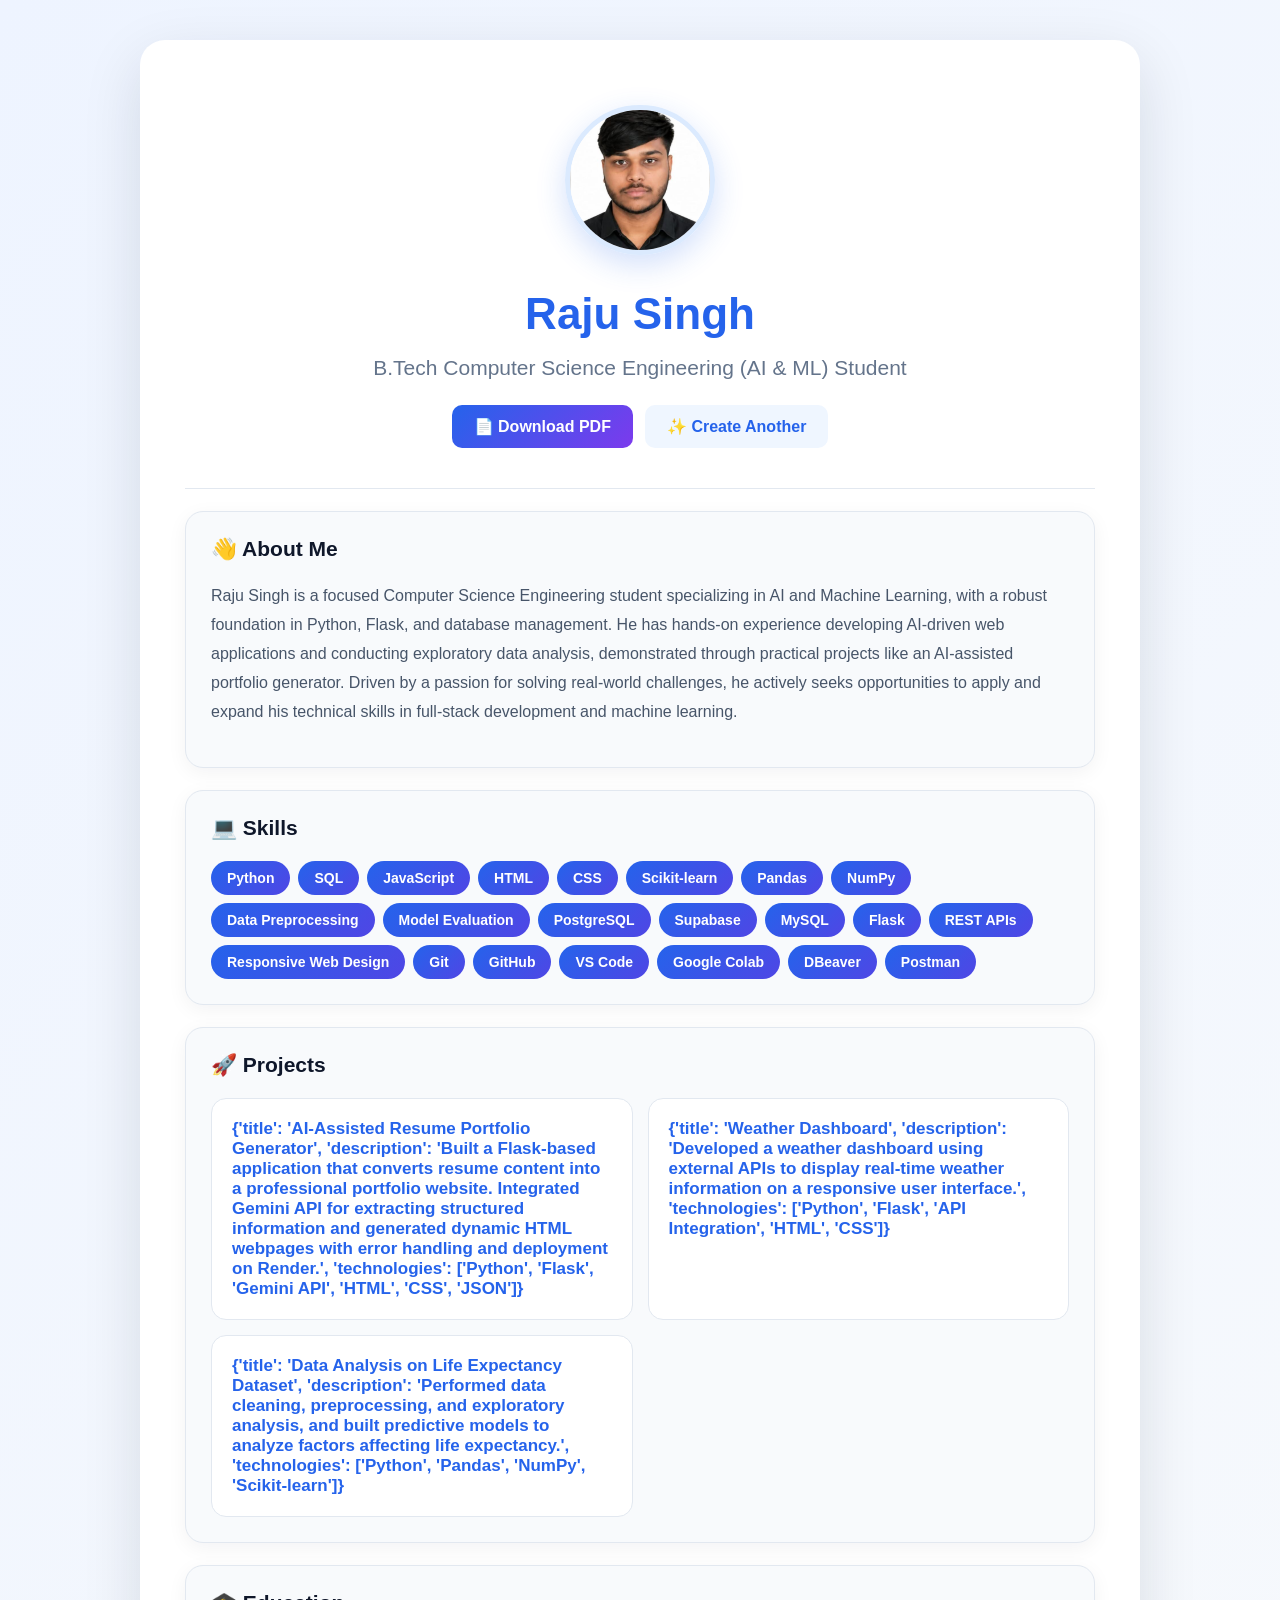
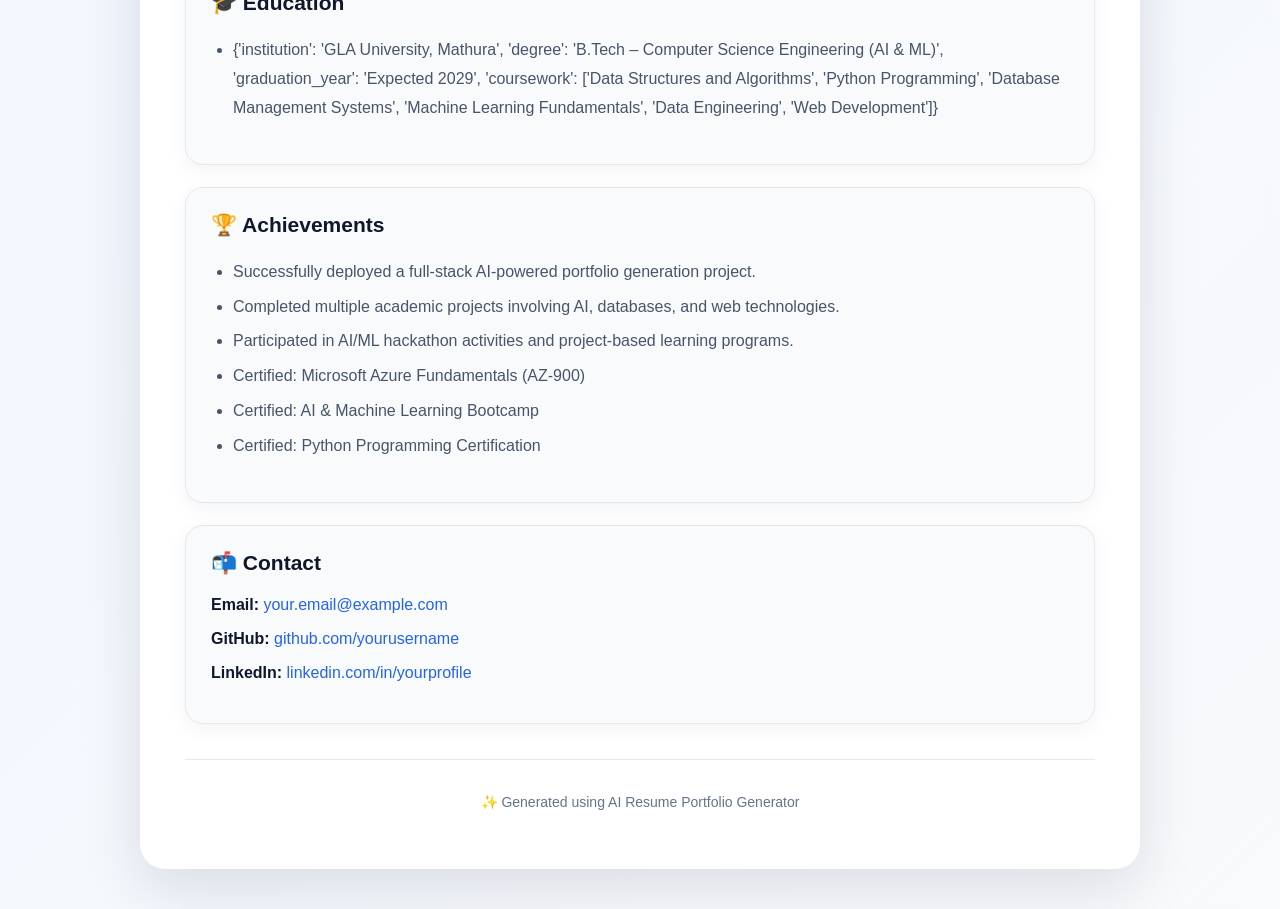
<file: templates/portfolio.html>
<!DOCTYPE html>
<html lang="en">

<head>

    <meta charset="UTF-8">

    <meta name="viewport"
          content="width=device-width, initial-scale=1.0">

    <title>Raju Singh - Portfolio</title>

    <link rel="stylesheet"
          href="/static/style.css">

</head>

<body class="{{theme}}">

<div class="container">

    <!-- HERO SECTION -->

    <div class="hero">

        <img
            src="/static/profile.jpg"
            class="profile"
            alt="Profile Photo"
        >

        <h1>Raju Singh</h1>

        <h2>B.Tech Computer Science Engineering (AI & ML) Student</h2>

        <div class="hero-buttons">

            <a
                href="/download"
                class="download-btn"
            >
                📄 Download PDF
            </a>

            <a
                href="/"
                class="create-btn"
            >
                ✨ Create Another
            </a>

        </div>

    </div>


    <!-- ABOUT -->

    <div class="card">

        <h3>👋 About Me</h3>

        <p class="summary">
            Raju Singh is a focused Computer Science Engineering student specializing in AI and Machine Learning, with a robust foundation in Python, Flask, and database management. He has hands-on experience developing AI-driven web applications and conducting exploratory data analysis, demonstrated through practical projects like an AI-assisted portfolio generator. Driven by a passion for solving real-world challenges, he actively seeks opportunities to apply and expand his technical skills in full-stack development and machine learning.
        </p>

    </div>


    <!-- SKILLS -->

    <div class="card">

        <h3>💻 Skills</h3>

        <div class="skills-container">

            <span class="skill">Python</span><span class="skill">SQL</span><span class="skill">JavaScript</span><span class="skill">HTML</span><span class="skill">CSS</span><span class="skill">Scikit-learn</span><span class="skill">Pandas</span><span class="skill">NumPy</span><span class="skill">Data Preprocessing</span><span class="skill">Model Evaluation</span><span class="skill">PostgreSQL</span><span class="skill">Supabase</span><span class="skill">MySQL</span><span class="skill">Flask</span><span class="skill">REST APIs</span><span class="skill">Responsive Web Design</span><span class="skill">Git</span><span class="skill">GitHub</span><span class="skill">VS Code</span><span class="skill">Google Colab</span><span class="skill">DBeaver</span><span class="skill">Postman</span>

        </div>

    </div>


    <!-- PROJECTS -->

    <div class="card">

        <h3>🚀 Projects</h3>

        <div class="projects-container">

            
    <div class="project-card">
        <h4>{'title': 'AI-Assisted Resume Portfolio Generator', 'description': 'Built a Flask-based application that converts resume content into a professional portfolio website. Integrated Gemini API for extracting structured information and generated dynamic HTML webpages with error handling and deployment on Render.', 'technologies': ['Python', 'Flask', 'Gemini API', 'HTML', 'CSS', 'JSON']}</h4>
    </div>
    
    <div class="project-card">
        <h4>{'title': 'Weather Dashboard', 'description': 'Developed a weather dashboard using external APIs to display real-time weather information on a responsive user interface.', 'technologies': ['Python', 'Flask', 'API Integration', 'HTML', 'CSS']}</h4>
    </div>
    
    <div class="project-card">
        <h4>{'title': 'Data Analysis on Life Expectancy Dataset', 'description': 'Performed data cleaning, preprocessing, and exploratory analysis, and built predictive models to analyze factors affecting life expectancy.', 'technologies': ['Python', 'Pandas', 'NumPy', 'Scikit-learn']}</h4>
    </div>
    

        </div>

    </div>


    <!-- EDUCATION -->

    <div class="card">

        <h3>🎓 Education</h3>

        <ul><li>{'institution': 'GLA University, Mathura', 'degree': 'B.Tech – Computer Science Engineering (AI & ML)', 'graduation_year': 'Expected 2029', 'coursework': ['Data Structures and Algorithms', 'Python Programming', 'Database Management Systems', 'Machine Learning Fundamentals', 'Data Engineering', 'Web Development']}</li></ul>

    </div>


    <!-- ACHIEVEMENTS -->

    <div class="card">

        <h3>🏆 Achievements</h3>

        <ul><li>Successfully deployed a full-stack AI-powered portfolio generation project.</li><li>Completed multiple academic projects involving AI, databases, and web technologies.</li><li>Participated in AI/ML hackathon activities and project-based learning programs.</li><li>Certified: Microsoft Azure Fundamentals (AZ-900)</li><li>Certified: AI & Machine Learning Bootcamp</li><li>Certified: Python Programming Certification</li></ul>

    </div>


    <!-- CONTACT -->

    <div class="card">

        <h3>📬 Contact</h3>

        
<p>
    <strong>Email:</strong>
    <a href="mailto:your.email@example.com">
        your.email@example.com
    </a>
</p>

<p>
    <strong>GitHub:</strong>
    <a href="https://github.com/yourusername" target="_blank">
        github.com/yourusername
    </a>
</p>

<p>
    <strong>LinkedIn:</strong>
    <a href="https://linkedin.com/in/yourprofile" target="_blank">
        linkedin.com/in/yourprofile
    </a>
</p>


    </div>


    <!-- FOOTER -->

    <footer>

        <p>
            ✨ Generated using AI Resume Portfolio Generator
        </p>

    </footer>

</div>

</body>

</html>
</file>
<file: static/style.css>
/* =========================================
   GLOBAL
========================================= */

* {
    box-sizing: border-box;
}

body {

    font-family:
        Arial,
        Helvetica,
        sans-serif;

    background:
        linear-gradient(
            135deg,
            #eef4ff,
            #f8fafc
        );

    margin: 0;

    padding: 40px 20px;

    color: #0f172a;
}


/* =========================================
   MAIN CONTAINER
========================================= */

.container {

    max-width: 1000px;

    margin: auto;

    background: white;

    padding: 45px;

    border-radius: 25px;

    box-shadow:
        0 20px 60px
        rgba(15, 23, 42, 0.12);
}


/* =========================================
   HERO
========================================= */

.hero {

    text-align: center;

    padding: 20px 20px 40px;

    border-bottom:
        1px solid #e2e8f0;
}


.profile {

    width: 150px;

    height: 150px;

    border-radius: 50%;

    object-fit: cover;

    border:
        5px solid #dbeafe;

    box-shadow:
        0 10px 30px
        rgba(37, 99, 235, 0.2);

    margin-bottom: 20px;
}


.hero h1 {

    font-size: 44px;

    margin: 10px 0;

    color: #2563eb;
}


.hero h2 {

    font-size: 21px;

    font-weight: normal;

    color: #64748b;

    margin-bottom: 25px;
}


/* =========================================
   BUTTONS
========================================= */

.hero-buttons {

    display: flex;

    justify-content: center;

    gap: 12px;

    flex-wrap: wrap;
}


.download-btn {

    display: inline-block;

    background:
        linear-gradient(
            135deg,
            #2563eb,
            #7c3aed
        );

    color: white;

    padding: 12px 22px;

    border-radius: 10px;

    text-decoration: none;

    font-weight: bold;

    transition: 0.3s;
}


.download-btn:hover {

    transform: translateY(-2px);

    box-shadow:
        0 8px 20px
        rgba(37, 99, 235, 0.25);
}


.create-btn {

    display: inline-block;

    background: #eff6ff;

    color: #2563eb;

    padding: 12px 22px;

    border-radius: 10px;

    text-decoration: none;

    font-weight: bold;
}


.create-btn:hover {

    background: #dbeafe;
}


/* =========================================
   CARDS
========================================= */

.card {

    background: #f8fafc;

    padding: 25px;

    margin: 22px 0;

    border-radius: 18px;

    border:
        1px solid #e2e8f0;

    box-shadow:
        0 5px 20px
        rgba(15, 23, 42, 0.05);

    transition: 0.3s;
}


.card:hover {

    transform: translateY(-4px);

    box-shadow:
        0 12px 30px
        rgba(15, 23, 42, 0.09);
}


.card h3 {

    color: #0f172a;

    margin-top: 0;

    font-size: 21px;
}


/* =========================================
   ABOUT
========================================= */

.summary {

    color: #475569;

    line-height: 1.8;

    font-size: 16px;
}


/* =========================================
   SKILLS
========================================= */

.skills-container {

    display: flex;

    flex-wrap: wrap;

    gap: 8px;
}


.skill {

    display: inline-block;

    background:
        linear-gradient(
            135deg,
            #2563eb,
            #4f46e5
        );

    color: white;

    padding: 9px 16px;

    border-radius: 30px;

    font-size: 14px;

    font-weight: bold;
}


/* =========================================
   PROJECTS
========================================= */

.projects-container {

    display: grid;

    grid-template-columns:
        repeat(2, 1fr);

    gap: 15px;
}


.project-card {

    background: white;

    padding: 20px;

    border-radius: 15px;

    border:
        1px solid #e2e8f0;

    transition: 0.3s;
}


.project-card:hover {

    transform: translateY(-4px);

    border-color: #93c5fd;

    box-shadow:
        0 8px 20px
        rgba(37, 99, 235, 0.1);
}


.project-card h4 {

    margin: 0;

    color: #2563eb;

    font-size: 17px;
}


/* =========================================
   LISTS
========================================= */

ul {

    padding-left: 22px;

    line-height: 1.8;
}


li {

    margin-bottom: 6px;

    color: #475569;
}


/* =========================================
   CONTACT
========================================= */

.card a {

    color: #2563eb;

    text-decoration: none;
}


.card a:hover {

    text-decoration: underline;
}


/* =========================================
   FOOTER
========================================= */

footer {

    text-align: center;

    margin-top: 35px;

    padding-top: 20px;

    border-top:
        1px solid #e2e8f0;

    color: #64748b;

    font-size: 14px;
}


/* =========================================
   MOBILE
========================================= */

@media (max-width: 768px) {

    body {

        padding: 15px;
    }


    .container {

        padding: 25px 18px;

        border-radius: 18px;
    }


    .hero h1 {

        font-size: 32px;
    }


    .hero h2 {

        font-size: 18px;
    }


    .profile {

        width: 120px;

        height: 120px;
    }


    .projects-container {

        grid-template-columns: 1fr;
    }

}

/* =========================================
   HOME PAGE
========================================= */

.home-container {
    max-width: 1200px;
    margin: auto;
}


/* NAVBAR */

.navbar {

    display: flex;

    justify-content: space-between;

    align-items: center;

    padding: 20px 10px;

    margin-bottom: 50px;
}


.brand {

    display: flex;

    align-items: center;

    gap: 12px;
}


.brand-icon {

    width: 42px;

    height: 42px;

    display: flex;

    align-items: center;

    justify-content: center;

    border-radius: 12px;

    background:
        linear-gradient(
            135deg,
            #2563eb,
            #7c3aed
        );

    color: white;

    font-size: 22px;

    box-shadow:
        0 8px 20px
        rgba(37, 99, 235, 0.25);
}


.brand h2 {

    margin: 0;

    color: #0f172a;

    font-family: Georgia, serif;
}


.brand p {

    margin: 2px 0 0;

    color: #64748b;

    font-size: 12px;
}


.ai-badge {

    padding: 8px 15px;

    border-radius: 30px;

    background: #ecfdf5;

    border: 1px solid #a7f3d0;

    color: #059669;

    font-size: 13px;

    font-weight: bold;
}


.ai-badge span {

    color: #22c55e;

    margin-right: 5px;
}


/* HOME HERO */

.home-hero {

    display: grid;

    grid-template-columns:
        1.1fr 0.9fr;

    gap: 55px;

    align-items: center;
}


.hero-content {

    padding: 10px;
}


.hero-badge {

    display: inline-block;

    padding: 8px 14px;

    border-radius: 30px;

    border: 1px solid #bfdbfe;

    background: #eff6ff;

    color: #2563eb;

    font-size: 13px;

    font-weight: bold;

    margin-bottom: 22px;
}


.hero-content h1 {

    font-family: Georgia, serif;

    font-size: 48px;

    line-height: 1.1;

    color: #0f172a;

    margin: 0 0 22px;
}


.hero-content h1 span {

    display: block;

    color: #2563eb;
}


.hero-description {

    color: #64748b;

    font-size: 16px;

    line-height: 1.8;

    max-width: 600px;

    margin-bottom: 30px;
}


/* UPLOAD BOX */

.upload-box {

    display: flex;

    align-items: center;

    gap: 14px;

    background: white;

    border: 1px solid #dbe4f0;

    border-radius: 15px;

    padding: 15px;

    margin-bottom: 14px;

    box-shadow:
        0 5px 20px
        rgba(15, 23, 42, 0.04);
}


.upload-icon {

    width: 42px;

    height: 42px;

    border-radius: 10px;

    display: flex;

    align-items: center;

    justify-content: center;

    background: #eff6ff;

    font-size: 20px;
}


.upload-info {

    flex: 1;
}


.upload-info h3 {

    font-size: 14px;

    margin: 0 0 4px;

    color: #0f172a;
}


.upload-info p {

    margin: 0;

    font-size: 11px;

    color: #94a3b8;
}


/* FILE BUTTON */

.choose-btn {

    padding: 9px 15px;

    border: 1px solid #93c5fd;

    border-radius: 9px;

    background: #eff6ff;

    color: #2563eb;

    font-size: 12px;

    font-weight: bold;

    cursor: pointer;
}


.choose-btn:hover {

    background: #dbeafe;
}


.choose-btn input {

    display: none;
}


.file-name {

    width: 100px;

    overflow: hidden;

    white-space: nowrap;

    text-overflow: ellipsis;

    font-size: 11px;

    color: #94a3b8;
}


/* THEME */

.theme-box {

    display: flex;

    align-items: center;

    justify-content: space-between;

    padding: 15px;

    background: white;

    border: 1px solid #dbe4f0;

    border-radius: 15px;

    margin-bottom: 14px;
}


.theme-title {

    color: #334155;

    font-size: 14px;
}


.theme-box select {

    padding: 8px 14px;

    border-radius: 8px;

    border: 1px solid #cbd5e1;

    background: white;

    cursor: pointer;
}


/* GENERATE BUTTON */

.generate-btn {

    width: 100%;

    border: none;

    border-radius: 12px;

    padding: 15px;

    background:
        linear-gradient(
            135deg,
            #2563eb,
            #7c3aed
        );

    color: white;

    font-size: 15px;

    font-weight: bold;

    cursor: pointer;

    box-shadow:
        0 10px 25px
        rgba(37, 99, 235, 0.25);

    transition: 0.3s;
}


.generate-btn:hover {

    transform: translateY(-2px);

    box-shadow:
        0 15px 30px
        rgba(37, 99, 235, 0.3);
}


.generate-btn span {

    margin-left: 8px;

    font-size: 20px;
}


/* PREVIEW */

.preview-container {

    background:
        linear-gradient(
            145deg,
            #1e3a8a,
            #312e81
        );

    border-radius: 25px;

    padding: 20px;

    min-height: 470px;

    box-shadow:
        0 25px 50px
        rgba(30, 58, 138, 0.25);
}


.preview-header {

    color: white;

    font-size: 12px;

    font-weight: bold;

    margin-bottom: 15px;
}


.preview-header span {

    color: #4ade80;
}


.preview-card {

    background: white;

    border-radius: 15px;

    padding: 22px;

    min-height: 360px;
}


.preview-profile {

    width: 50px;

    height: 50px;

    display: flex;

    align-items: center;

    justify-content: center;

    background: #dbeafe;

    border-radius: 50%;

    font-size: 22px;

    margin-bottom: 15px;
}


.preview-title {

    width: 55%;

    height: 12px;

    background: #cbd5e1;

    border-radius: 10px;

    margin-bottom: 10px;
}


.preview-subtitle {

    width: 38%;

    height: 8px;

    background: #e2e8f0;

    border-radius: 10px;

    margin-bottom: 18px;
}


.preview-skills {

    display: flex;

    gap: 7px;

    margin-bottom: 20px;
}


.preview-skills span {

    width: 40px;

    height: 16px;

    border-radius: 20px;

    background: #dbeafe;
}


.preview-lines span {

    display: block;

    height: 7px;

    border-radius: 10px;

    background: #f1f5f9;

    margin-bottom: 8px;
}


.preview-projects {

    display: grid;

    grid-template-columns: 1fr 1fr;

    gap: 10px;

    margin-top: 20px;
}


.preview-projects div {

    height: 65px;

    border-radius: 8px;

    border: 1px solid #e2e8f0;
}


.preview-text {

    text-align: center;

    color: #dbeafe;

    font-size: 11px;

    margin-top: 15px;
}


/* FOOTER */

.home-footer {

    text-align: center;

    color: #94a3b8;

    font-size: 12px;

    margin-top: 40px;
}


/* MOBILE */

@media (max-width: 900px) {

    .home-hero {

        grid-template-columns: 1fr;

    }

    .preview-container {

        max-width: 600px;

        margin: auto;

        width: 100%;
    }

}


@media (max-width: 600px) {

    body {

        padding: 15px;
    }

    .navbar {

        margin-bottom: 25px;
    }

    .ai-badge {

        display: none;
    }

    .hero-content h1 {

        font-size: 36px;
    }

    .upload-box {

        flex-wrap: wrap;
    }

    .file-name {

        width: auto;
    }

}

/* BLUE */

.blue {
    background: #eef4ff;
}

/* DARK */

.dark {
    background: #0f172a;
    color: white;
}

.dark .container {
    background: #111827;
}

.dark .card {
    background: #1e293b;
    border-color: #334155;
}

.dark p,
.dark li {
    color: #cbd5e1;
}

.dark .summary {
    color: #cbd5e1;
}

.dark a {
    color: #60a5fa;
}

/* GREEN */

.green {

    background: #ecfdf5;
}

.green .skill {

    background: #10b981;
}
</file>
